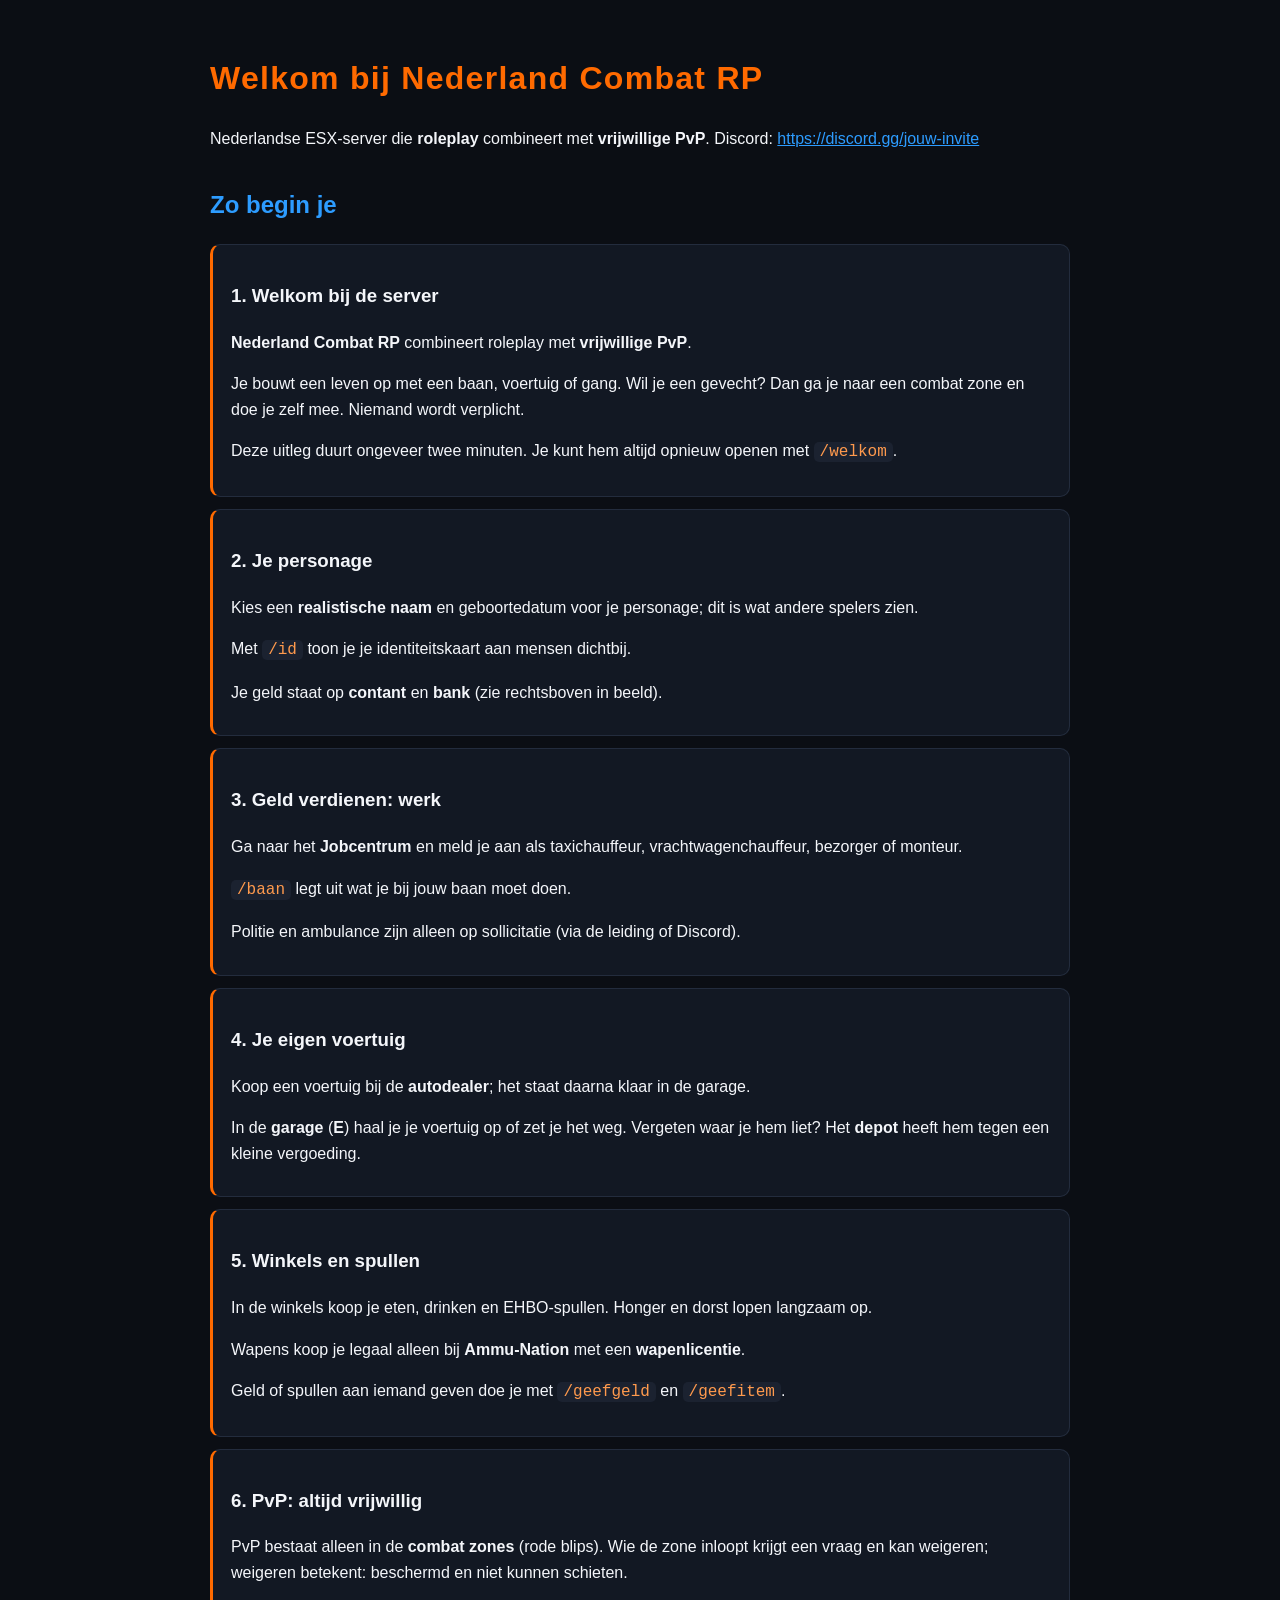
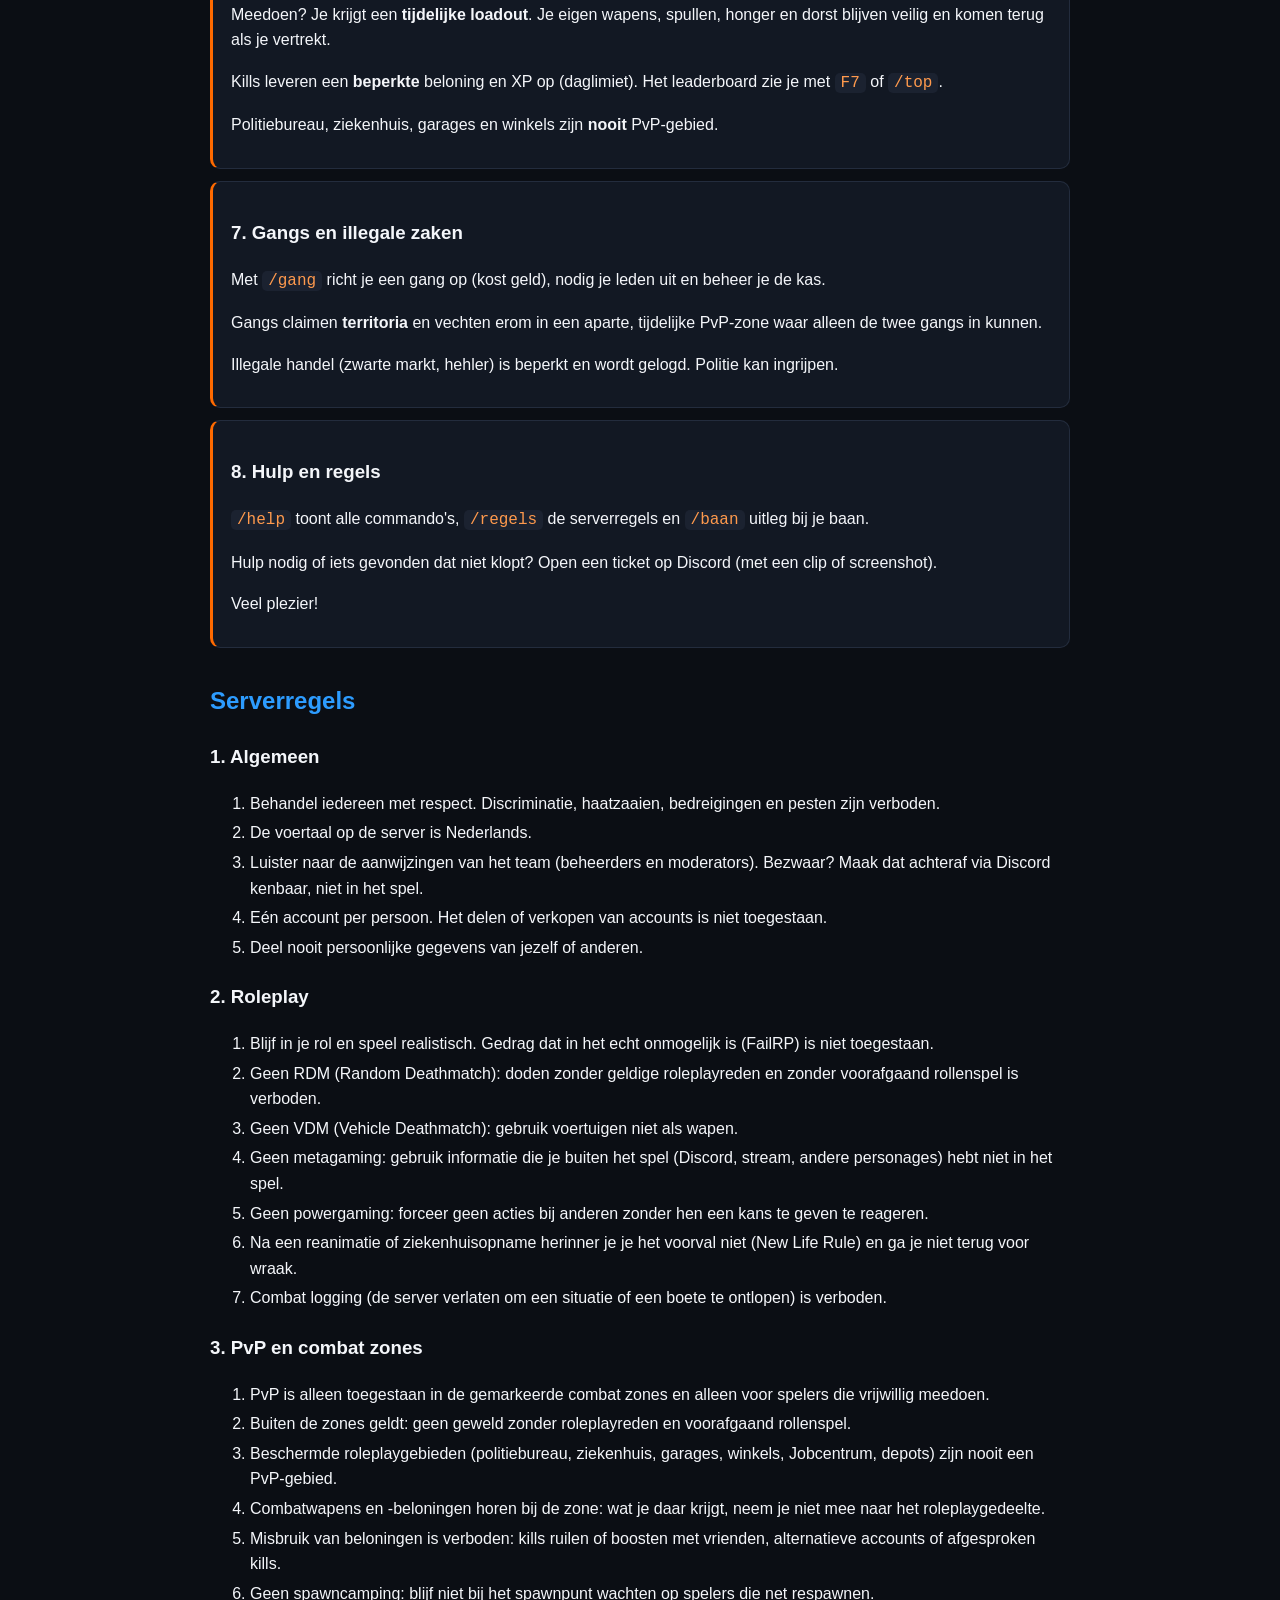
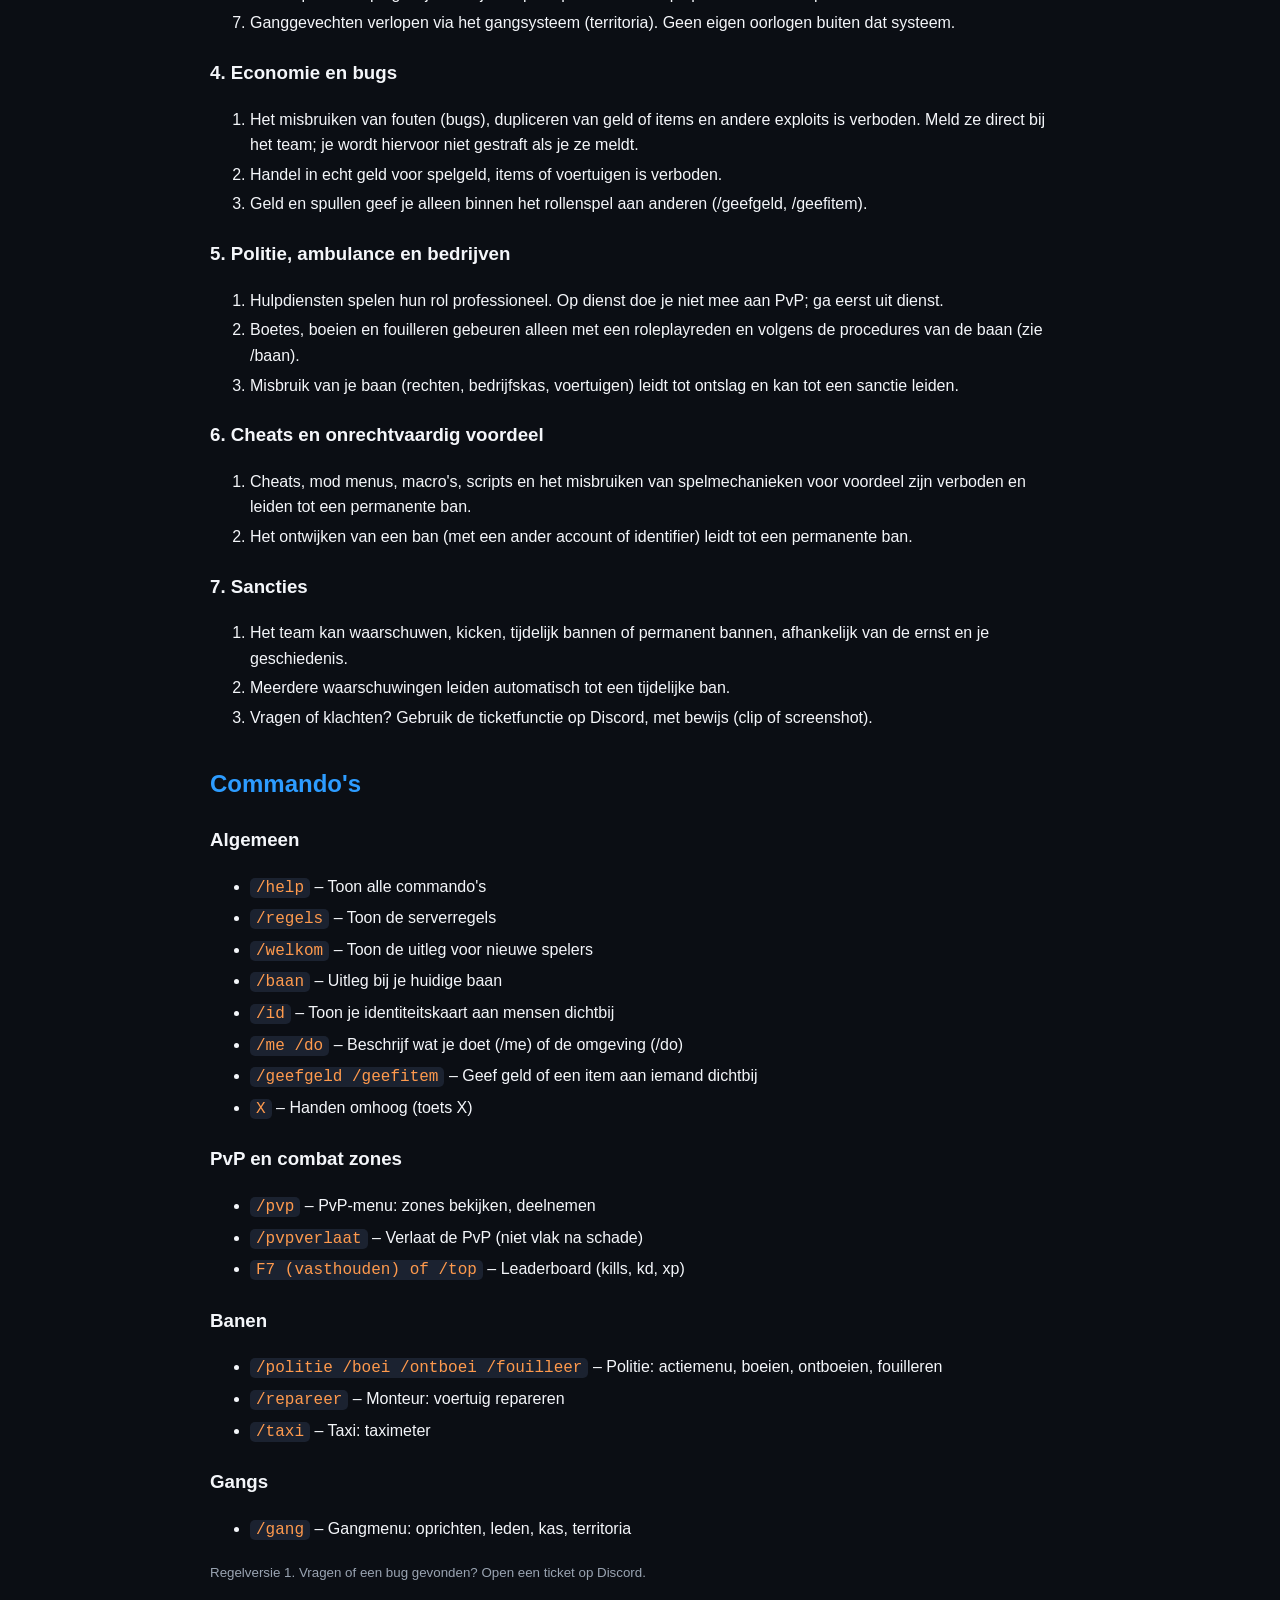
<file: docs/welkom.html>
<!doctype html><html lang="nl"><head><meta charset="utf-8"><meta name="viewport" content="width=device-width,initial-scale=1"><title>Welkom bij Nederland Combat RP</title>
<style>body{margin:0;background:#0b0e14;color:#f4f6fa;font:16px/1.6 'Segoe UI',Roboto,Arial,sans-serif}main{max-width:860px;margin:0 auto;padding:32px 20px 64px}
h1{color:#ff6a00;letter-spacing:.04em}h2{color:#2d9cff;margin-top:34px}h3{margin-top:22px}code{background:#1b2230;padding:1px 6px;border-radius:5px;color:#ff9a4d}
.card{background:#121823;border:1px solid #232c3d;border-left:3px solid #ff6a00;border-radius:10px;padding:14px 18px;margin:12px 0}a{color:#2d9cff}li{margin:4px 0}small{color:#9aa4b2}</style></head><body><main>
<h1>Welkom bij Nederland Combat RP</h1><p>Nederlandse ESX-server die <b>roleplay</b> combineert met <b>vrijwillige PvP</b>. Discord: <a href="https://discord.gg/jouw-invite">https://discord.gg/jouw-invite</a></p>
<h2>Zo begin je</h2>
<div class="card"><h3>1. Welkom bij de server</h3><p><b>Nederland Combat RP</b> combineert roleplay met <b>vrijwillige PvP</b>.</p><p>Je bouwt een leven op met een baan, voertuig of gang. Wil je een gevecht? Dan ga je naar een combat zone en doe je zelf mee. Niemand wordt verplicht.</p><p>Deze uitleg duurt ongeveer twee minuten. Je kunt hem altijd opnieuw openen met <code>/welkom</code>.</p></div>
<div class="card"><h3>2. Je personage</h3><p>Kies een <b>realistische naam</b> en geboortedatum voor je personage; dit is wat andere spelers zien.</p><p>Met <code>/id</code> toon je je identiteitskaart aan mensen dichtbij.</p><p>Je geld staat op <b>contant</b> en <b>bank</b> (zie rechtsboven in beeld).</p></div>
<div class="card"><h3>3. Geld verdienen: werk</h3><p>Ga naar het <b>Jobcentrum</b> en meld je aan als taxichauffeur, vrachtwagenchauffeur, bezorger of monteur.</p><p><code>/baan</code> legt uit wat je bij jouw baan moet doen.</p><p>Politie en ambulance zijn alleen op sollicitatie (via de leiding of Discord).</p></div>
<div class="card"><h3>4. Je eigen voertuig</h3><p>Koop een voertuig bij de <b>autodealer</b>; het staat daarna klaar in de garage.</p><p>In de <b>garage</b> (<b>E</b>) haal je je voertuig op of zet je het weg. Vergeten waar je hem liet? Het <b>depot</b> heeft hem tegen een kleine vergoeding.</p></div>
<div class="card"><h3>5. Winkels en spullen</h3><p>In de winkels koop je eten, drinken en EHBO-spullen. Honger en dorst lopen langzaam op.</p><p>Wapens koop je legaal alleen bij <b>Ammu-Nation</b> met een <b>wapenlicentie</b>.</p><p>Geld of spullen aan iemand geven doe je met <code>/geefgeld</code> en <code>/geefitem</code>.</p></div>
<div class="card"><h3>6. PvP: altijd vrijwillig</h3><p>PvP bestaat alleen in de <b>combat zones</b> (rode blips). Wie de zone inloopt krijgt een vraag en kan weigeren; weigeren betekent: beschermd en niet kunnen schieten.</p><p>Meedoen? Je krijgt een <b>tijdelijke loadout</b>. Je eigen wapens, spullen, honger en dorst blijven veilig en komen terug als je vertrekt.</p><p>Kills leveren een <b>beperkte</b> beloning en XP op (daglimiet). Het leaderboard zie je met <code>F7</code> of <code>/top</code>.</p><p>Politiebureau, ziekenhuis, garages en winkels zijn <b>nooit</b> PvP-gebied.</p></div>
<div class="card"><h3>7. Gangs en illegale zaken</h3><p>Met <code>/gang</code> richt je een gang op (kost geld), nodig je leden uit en beheer je de kas.</p><p>Gangs claimen <b>territoria</b> en vechten erom in een aparte, tijdelijke PvP-zone waar alleen de twee gangs in kunnen.</p><p>Illegale handel (zwarte markt, hehler) is beperkt en wordt gelogd. Politie kan ingrijpen.</p></div>
<div class="card"><h3>8. Hulp en regels</h3><p><code>/help</code> toont alle commando&#x27;s, <code>/regels</code> de serverregels en <code>/baan</code> uitleg bij je baan.</p><p>Hulp nodig of iets gevonden dat niet klopt? Open een ticket op Discord (met een clip of screenshot).</p><p>Veel plezier!</p></div>
<h2>Serverregels</h2>
<h3>1. Algemeen</h3><ol><li>Behandel iedereen met respect. Discriminatie, haatzaaien, bedreigingen en pesten zijn verboden.</li><li>De voertaal op de server is Nederlands.</li><li>Luister naar de aanwijzingen van het team (beheerders en moderators). Bezwaar? Maak dat achteraf via Discord kenbaar, niet in het spel.</li><li>Eén account per persoon. Het delen of verkopen van accounts is niet toegestaan.</li><li>Deel nooit persoonlijke gegevens van jezelf of anderen.</li></ol>
<h3>2. Roleplay</h3><ol><li>Blijf in je rol en speel realistisch. Gedrag dat in het echt onmogelijk is (FailRP) is niet toegestaan.</li><li>Geen RDM (Random Deathmatch): doden zonder geldige roleplayreden en zonder voorafgaand rollenspel is verboden.</li><li>Geen VDM (Vehicle Deathmatch): gebruik voertuigen niet als wapen.</li><li>Geen metagaming: gebruik informatie die je buiten het spel (Discord, stream, andere personages) hebt niet in het spel.</li><li>Geen powergaming: forceer geen acties bij anderen zonder hen een kans te geven te reageren.</li><li>Na een reanimatie of ziekenhuisopname herinner je je het voorval niet (New Life Rule) en ga je niet terug voor wraak.</li><li>Combat logging (de server verlaten om een situatie of een boete te ontlopen) is verboden.</li></ol>
<h3>3. PvP en combat zones</h3><ol><li>PvP is alleen toegestaan in de gemarkeerde combat zones en alleen voor spelers die vrijwillig meedoen.</li><li>Buiten de zones geldt: geen geweld zonder roleplayreden en voorafgaand rollenspel.</li><li>Beschermde roleplaygebieden (politiebureau, ziekenhuis, garages, winkels, Jobcentrum, depots) zijn nooit een PvP-gebied.</li><li>Combatwapens en -beloningen horen bij de zone: wat je daar krijgt, neem je niet mee naar het roleplaygedeelte.</li><li>Misbruik van beloningen is verboden: kills ruilen of boosten met vrienden, alternatieve accounts of afgesproken kills.</li><li>Geen spawncamping: blijf niet bij het spawnpunt wachten op spelers die net respawnen.</li><li>Ganggevechten verlopen via het gangsysteem (territoria). Geen eigen oorlogen buiten dat systeem.</li></ol>
<h3>4. Economie en bugs</h3><ol><li>Het misbruiken van fouten (bugs), dupliceren van geld of items en andere exploits is verboden. Meld ze direct bij het team; je wordt hiervoor niet gestraft als je ze meldt.</li><li>Handel in echt geld voor spelgeld, items of voertuigen is verboden.</li><li>Geld en spullen geef je alleen binnen het rollenspel aan anderen (/geefgeld, /geefitem).</li></ol>
<h3>5. Politie, ambulance en bedrijven</h3><ol><li>Hulpdiensten spelen hun rol professioneel. Op dienst doe je niet mee aan PvP; ga eerst uit dienst.</li><li>Boetes, boeien en fouilleren gebeuren alleen met een roleplayreden en volgens de procedures van de baan (zie /baan).</li><li>Misbruik van je baan (rechten, bedrijfskas, voertuigen) leidt tot ontslag en kan tot een sanctie leiden.</li></ol>
<h3>6. Cheats en onrechtvaardig voordeel</h3><ol><li>Cheats, mod menus, macro&#x27;s, scripts en het misbruiken van spelmechanieken voor voordeel zijn verboden en leiden tot een permanente ban.</li><li>Het ontwijken van een ban (met een ander account of identifier) leidt tot een permanente ban.</li></ol>
<h3>7. Sancties</h3><ol><li>Het team kan waarschuwen, kicken, tijdelijk bannen of permanent bannen, afhankelijk van de ernst en je geschiedenis.</li><li>Meerdere waarschuwingen leiden automatisch tot een tijdelijke ban.</li><li>Vragen of klachten? Gebruik de ticketfunctie op Discord, met bewijs (clip of screenshot).</li></ol>
<h2>Commando's</h2>
<h3>Algemeen</h3><ul><li><code>/help</code> – Toon alle commando&#x27;s</li><li><code>/regels</code> – Toon de serverregels</li><li><code>/welkom</code> – Toon de uitleg voor nieuwe spelers</li><li><code>/baan</code> – Uitleg bij je huidige baan</li><li><code>/id</code> – Toon je identiteitskaart aan mensen dichtbij</li><li><code>/me  /do</code> – Beschrijf wat je doet (/me) of de omgeving (/do)</li><li><code>/geefgeld  /geefitem</code> – Geef geld of een item aan iemand dichtbij</li><li><code>X</code> – Handen omhoog (toets X)</li></ul>
<h3>PvP en combat zones</h3><ul><li><code>/pvp</code> – PvP-menu: zones bekijken, deelnemen</li><li><code>/pvpverlaat</code> – Verlaat de PvP (niet vlak na schade)</li><li><code>F7 (vasthouden) of /top</code> – Leaderboard (kills, kd, xp)</li></ul>
<h3>Banen</h3><ul><li><code>/politie  /boei  /ontboei  /fouilleer</code> – Politie: actiemenu, boeien, ontboeien, fouilleren</li><li><code>/repareer</code> – Monteur: voertuig repareren</li><li><code>/taxi</code> – Taxi: taximeter</li></ul>
<h3>Gangs</h3><ul><li><code>/gang</code> – Gangmenu: oprichten, leden, kas, territoria</li></ul>
<p><small>Regelversie 1. Vragen of een bug gevonden? Open een ticket op Discord.</small></p></main></body></html>
</file>
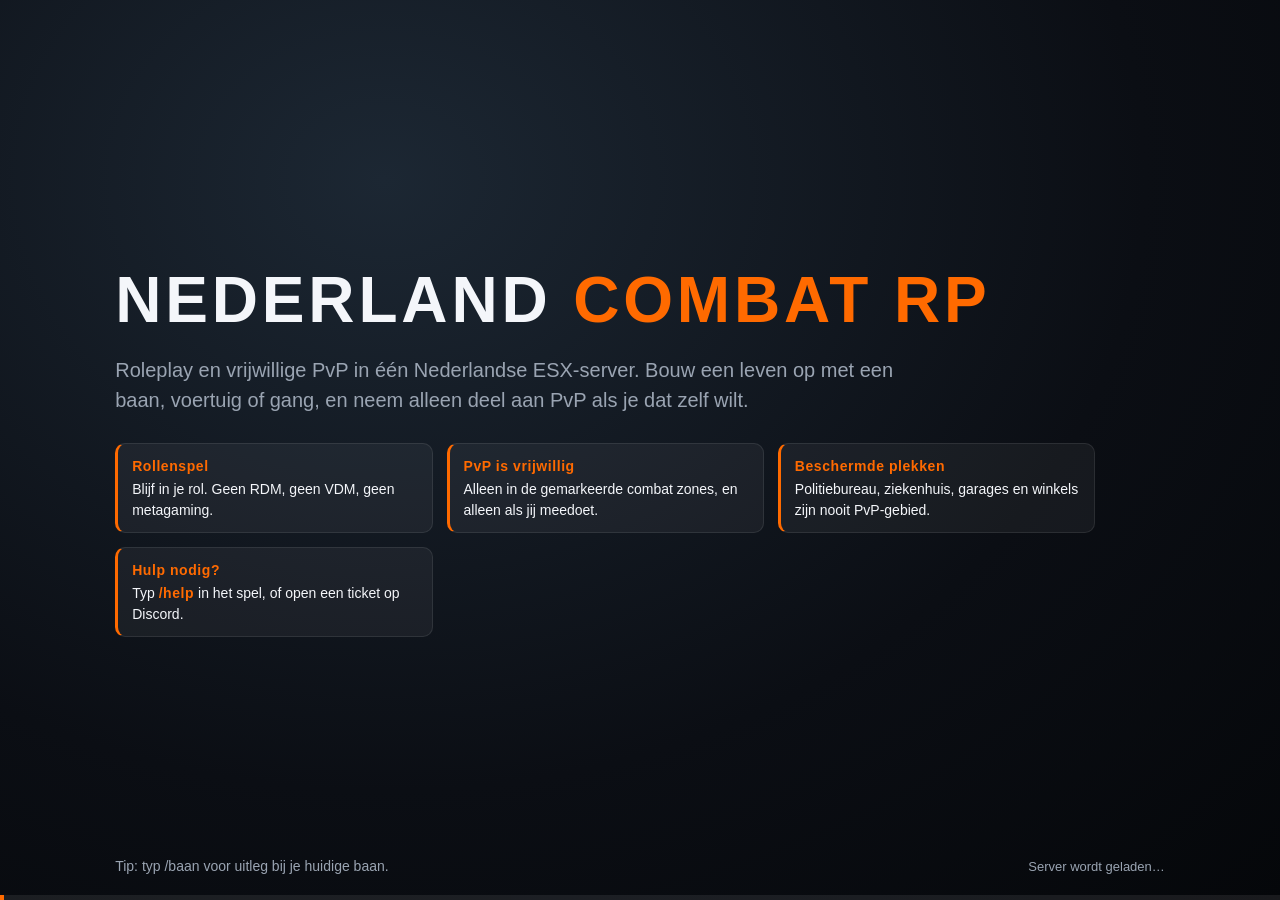
<file: resources/[server]/server_welcome/web/loading.html>
<!doctype html>
<html lang="nl">
<head>
<meta charset="utf-8">
<title>Laden…</title>
<style>
  :root { --primary:#ff6a00; --text:#f4f6fa; --muted:#9aa4b2; }
  * { box-sizing: border-box; margin: 0; padding: 0; }
  html, body { width: 100%; height: 100%; overflow: hidden; font-family: "Segoe UI", Roboto, Arial, sans-serif; color: var(--text);
    background: radial-gradient(ellipse at 30% 20%, #1c2733 0%, #0b0e14 60%, #05070a 100%); }
  .wrap { height: 100%; display: flex; flex-direction: column; justify-content: center; padding: 0 9vw; gap: 18px; }
  h1 { font-size: clamp(32px, 5vw, 64px); letter-spacing: .06em; text-transform: uppercase; }
  h1 span { color: var(--primary); }
  .tag { color: var(--muted); font-size: clamp(14px, 1.6vw, 20px); max-width: 780px; line-height: 1.5; }
  .cards { display: grid; grid-template-columns: repeat(auto-fit, minmax(240px, 1fr)); gap: 14px; max-width: 980px; margin-top: 10px; }
  .card { background: rgba(255,255,255,.05); border: 1px solid rgba(255,255,255,.09); border-left: 3px solid var(--primary); border-radius: 10px; padding: 12px 14px; font-size: 14px; line-height: 1.45; }
  .card b { display: block; margin-bottom: 3px; color: var(--primary); letter-spacing: .04em; }
  .bar { position: fixed; left: 0; right: 0; bottom: 0; height: 5px; background: rgba(255,255,255,.08); }
  .bar i { display: block; height: 100%; width: 0; background: var(--primary); transition: width .4s ease; }
  .tip { position: fixed; left: 9vw; bottom: 26px; color: var(--muted); font-size: 14px; }
  .status { position: fixed; right: 9vw; bottom: 26px; color: var(--muted); font-size: 13px; }
</style>
</head>
<body>
<div class="wrap">
  <h1>Nederland <span>Combat RP</span></h1>
  <p class="tag">Roleplay en vrijwillige PvP in één Nederlandse ESX-server. Bouw een leven op met een baan, voertuig of gang, en neem alleen deel aan PvP als je dat zelf wilt.</p>
  <div class="cards">
    <div class="card"><b>Rollenspel</b>Blijf in je rol. Geen RDM, geen VDM, geen metagaming.</div>
    <div class="card"><b>PvP is vrijwillig</b>Alleen in de gemarkeerde combat zones, en alleen als jij meedoet.</div>
    <div class="card"><b>Beschermde plekken</b>Politiebureau, ziekenhuis, garages en winkels zijn nooit PvP-gebied.</div>
    <div class="card"><b>Hulp nodig?</b>Typ <b style="display:inline">/help</b> in het spel, of open een ticket op Discord.</div>
  </div>
</div>
<div class="tip" id="tip"></div>
<div class="status" id="status">Server wordt geladen…</div>
<div class="bar"><i id="fill"></i></div>
<script>
  const tips = [
    'Tip: typ /baan voor uitleg bij je huidige baan.',
    'Tip: met /pvp bekijk je de combat zones en doe je vrijwillig mee.',
    'Tip: houd F7 ingedrukt voor het leaderboard.',
    'Tip: heb je een bug gevonden? Meld hem bij het team, je krijgt er geen straf voor.',
    'Tip: de serverregels lees je altijd terug met /regels.'
  ];
  let i = 0; const tip = document.getElementById('tip');
  const rot = () => { tip.textContent = tips[i++ % tips.length]; };
  rot(); setInterval(rot, 5000);
  // Voortgang (FiveM stuurt 'loadProgress' en 'startInitFunctionOrder' berichten)
  const fill = document.getElementById('fill'), status = document.getElementById('status');
  let progress = 0;
  window.addEventListener('message', (e) => {
    const d = e.data || {};
    if (typeof d.loadFraction === 'number') progress = Math.max(progress, d.loadFraction);
    else progress = Math.min(0.95, progress + 0.004);
    fill.style.width = (progress * 100) + '%';
    if (d.eventName === 'startInitFunction' || d.eventName === 'initFunctionInvoking') status.textContent = 'Spelwereld wordt opgebouwd…';
  });
  setInterval(() => { progress = Math.min(0.95, progress + 0.003); fill.style.width = (progress * 100) + '%'; }, 500);
</script>
</body>
</html>
</file>
